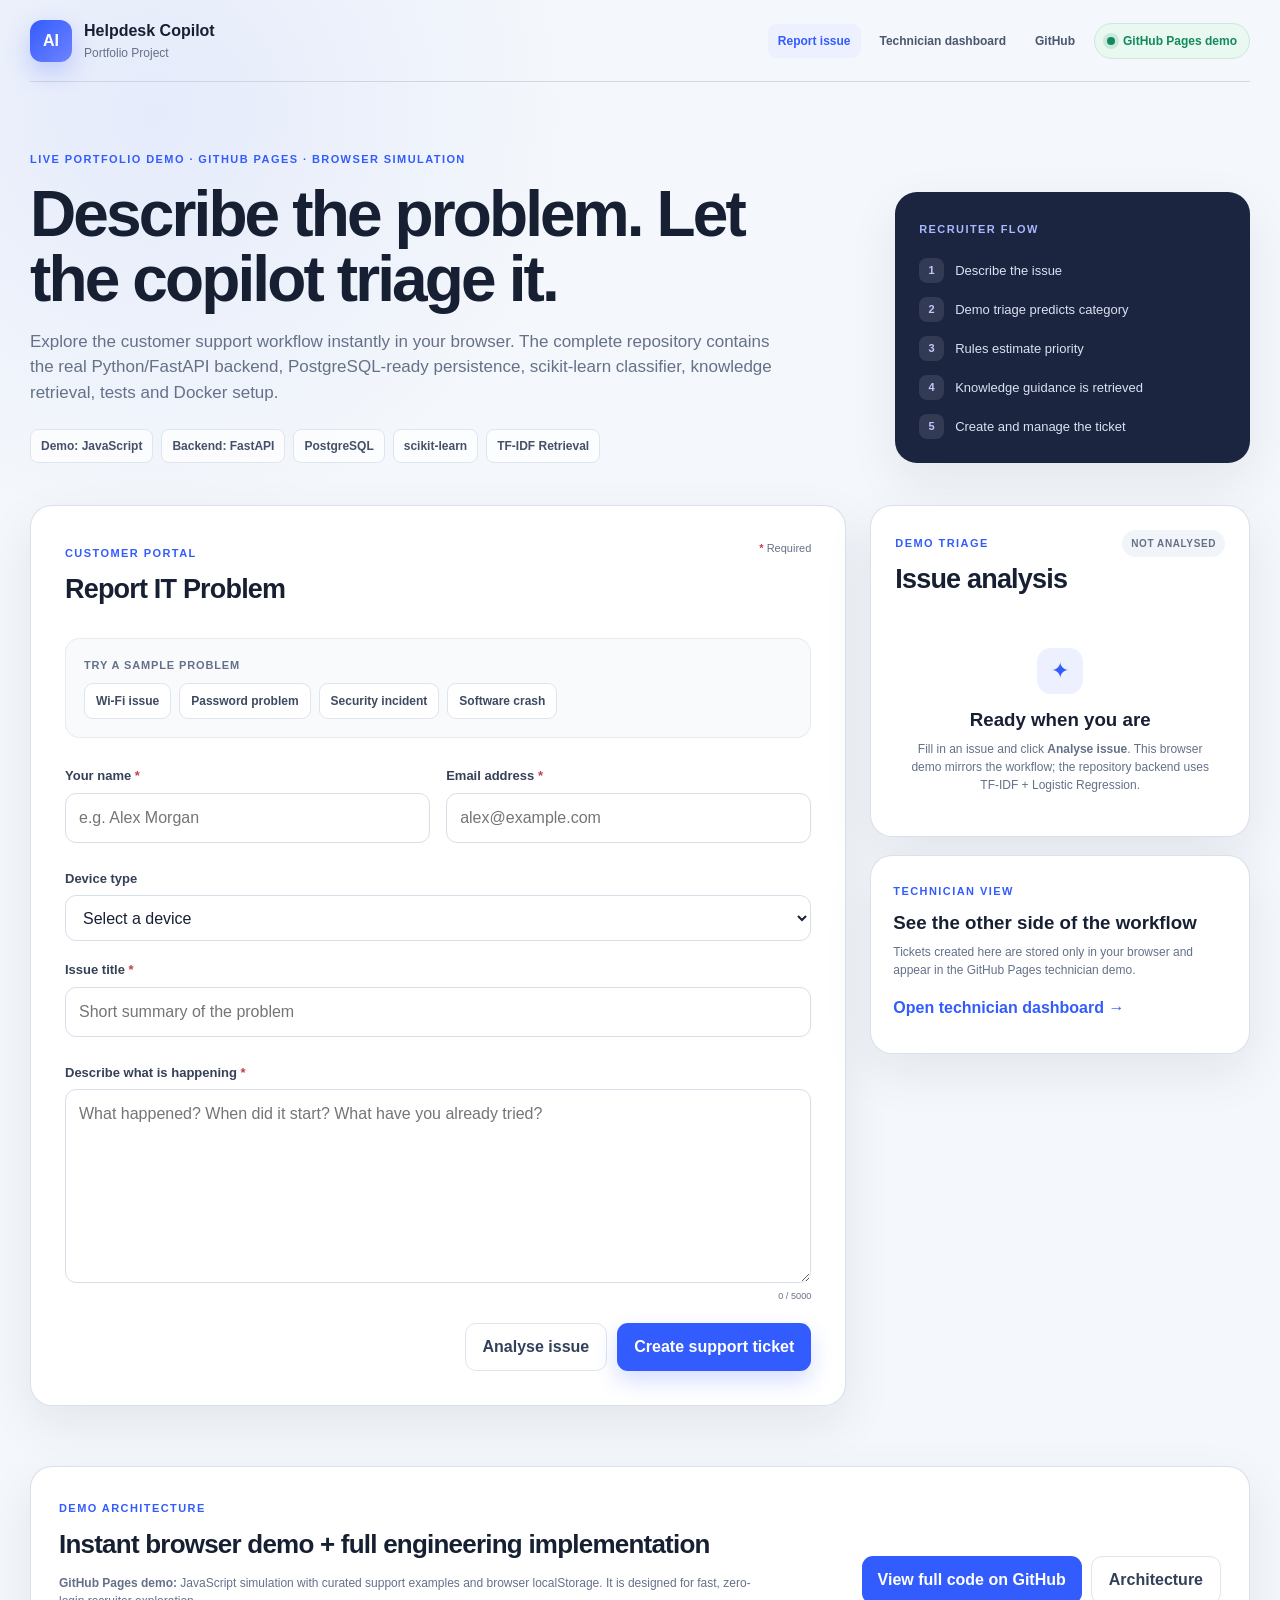
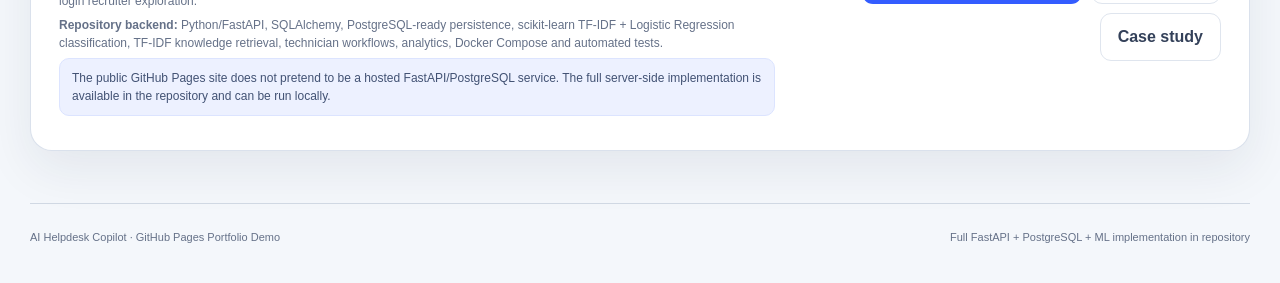
<file: index.html>
<!DOCTYPE html>
<html lang="en">
<head>
  <meta charset="UTF-8" />
  <meta name="viewport" content="width=device-width, initial-scale=1.0" />
  <meta name="description" content="Interactive GitHub Pages demo of AI Helpdesk Copilot. The repository contains the full FastAPI, PostgreSQL and scikit-learn implementation." />
  <title>AI Helpdesk Copilot | GitHub Pages Demo</title>
  <link rel="stylesheet" href="assets/css/style.css" />
</head>
<body>
  <div class="app-shell">
    <header class="topbar">
      <a class="brand" href="index.html">
        <span class="brand-mark">AI</span>
        <span><strong>Helpdesk Copilot</strong><small>Portfolio Project</small></span>
      </a>
      <nav class="top-actions">
        <a class="nav-link active" href="index.html">Report issue</a>
        <a class="nav-link" href="technician.html">Technician dashboard</a>
        <a class="nav-link" href="https://github.com/Billalhossainshishir/ai-helpdesk-copilot" target="_blank" rel="noreferrer">GitHub</a>
        <div class="server-status online" role="status"><span class="status-dot"></span><span>GitHub Pages demo</span></div>
      </nav>
    </header>

    <main>
      <section class="hero customer-hero">
        <div>
          <span class="eyebrow">LIVE PORTFOLIO DEMO · GITHUB PAGES · BROWSER SIMULATION</span>
          <h1>Describe the problem. Let the copilot triage it.</h1>
          <p>Explore the customer support workflow instantly in your browser. The complete repository contains the real Python/FastAPI backend, PostgreSQL-ready persistence, scikit-learn classifier, knowledge retrieval, tests and Docker setup.</p>
          <div class="tech-pills">
            <span>Demo: JavaScript</span><span>Backend: FastAPI</span><span>PostgreSQL</span><span>scikit-learn</span><span>TF-IDF Retrieval</span>
          </div>
        </div>
        <div class="flow-card">
          <span class="eyebrow light">RECRUITER FLOW</span>
          <ol>
            <li><b>1</b> Describe the issue</li>
            <li><b>2</b> Demo triage predicts category</li>
            <li><b>3</b> Rules estimate priority</li>
            <li><b>4</b> Knowledge guidance is retrieved</li>
            <li><b>5</b> Create and manage the ticket</li>
          </ol>
        </div>
      </section>

      <section class="customer-grid">
        <div class="panel form-panel">
          <div class="panel-heading">
            <div><span class="eyebrow">CUSTOMER PORTAL</span><h2>Report IT Problem</h2></div>
            <span class="required-note"><b>*</b> Required</span>
          </div>

          <div class="sample-box">
            <span>Try a sample problem</span>
            <div class="sample-buttons" id="sampleButtons">
              <button type="button" data-sample="wifi">Wi-Fi issue</button>
              <button type="button" data-sample="password">Password problem</button>
              <button type="button" data-sample="security">Security incident</button>
              <button type="button" data-sample="software">Software crash</button>
            </div>
          </div>

          <form id="ticketForm" novalidate>
            <div class="form-grid two-columns">
              <label class="field"><span>Your name <b>*</b></span><input name="name" type="text" minlength="2" maxlength="120" placeholder="e.g. Alex Morgan" required /><small class="field-error" data-error-for="name"></small></label>
              <label class="field"><span>Email address <b>*</b></span><input name="email" type="email" maxlength="254" placeholder="alex@example.com" required /><small class="field-error" data-error-for="email"></small></label>
            </div>
            <label class="field"><span>Device type</span><select name="device_type"><option value="">Select a device</option><option>Windows laptop</option><option>MacBook</option><option>Desktop PC</option><option>iPhone</option><option>Android phone</option><option>Tablet</option><option>Printer</option><option>Network / Wi-Fi</option><option>Other</option></select></label>
            <label class="field"><span>Issue title <b>*</b></span><input name="title" type="text" minlength="3" maxlength="200" placeholder="Short summary of the problem" required /><small class="field-error" data-error-for="title"></small></label>
            <label class="field"><span>Describe what is happening <b>*</b></span><textarea id="description" name="description" minlength="10" maxlength="5000" rows="7" placeholder="What happened? When did it start? What have you already tried?" required></textarea><div class="field-footer"><small class="field-error" data-error-for="description"></small><small id="descriptionCount">0 / 5000</small></div></label>

            <div class="action-row">
              <button class="secondary-btn" id="analyseButton" type="button">Analyse issue</button>
              <button class="primary-btn" id="submitButton" type="submit">Create support ticket</button>
            </div>
            <div id="formAlert" class="form-alert" role="alert" hidden></div>
          </form>
        </div>

        <aside class="right-stack">
          <section class="panel analysis-panel" id="analysisPanel">
            <div class="panel-heading compact">
              <div><span class="eyebrow">DEMO TRIAGE</span><h2>Issue analysis</h2></div>
              <span class="analysis-state" id="analysisState">Not analysed</span>
            </div>
            <div class="empty-analysis" id="analysisEmpty">
              <span class="spark">✦</span>
              <h3>Ready when you are</h3>
              <p>Fill in an issue and click <b>Analyse issue</b>. This browser demo mirrors the workflow; the repository backend uses TF-IDF + Logistic Regression.</p>
            </div>
            <div id="analysisResult" hidden>
              <div class="triage-chat">
                <div class="chat-row user-row">
                  <div class="chat-avatar user-avatar" id="chatUserInitials">U</div>
                  <div class="chat-bubble user-bubble">
                    <div class="chat-meta"><strong id="chatUserName">Requester</strong><small id="chatUserEmail">—</small></div>
                    <p id="chatUserMessage">—</p>
                  </div>
                </div>
                <div class="chat-row bot-row">
                  <div class="chat-avatar bot-avatar">AI</div>
                  <div class="chat-bubble bot-bubble">
                    <div class="chat-meta"><strong>Helpdesk Copilot</strong><small>browser demo triage</small></div>
                    <p id="chatBotMessage">I have analysed your issue.</p>
                  </div>
                </div>
              </div>
              <div class="result-grid">
                <div class="metric-card"><span>Category</span><strong id="analysisCategory">—</strong><small id="analysisConfidence">—</small></div>
                <div class="metric-card"><span>Priority</span><strong id="analysisPriority">—</strong><small>Rule-based and explainable</small></div>
              </div>
              <div class="reason-box"><span>Why this priority?</span><ul id="priorityReasons"></ul></div>
              <div class="suggestions">
                <div class="subheading"><span>Troubleshooting guidance</span><small>Top 3 demo matches</small></div>
                <div id="suggestionList"></div>
              </div>
            </div>
          </section>

          <section class="panel mini-card">
            <span class="eyebrow">TECHNICIAN VIEW</span>
            <h3>See the other side of the workflow</h3>
            <p>Tickets created here are stored only in your browser and appear in the GitHub Pages technician demo.</p>
            <a class="primary-link" href="technician.html">Open technician dashboard →</a>
          </section>
        </aside>
      </section>

      <section class="panel demo-transparency">
        <div>
          <span class="eyebrow">DEMO ARCHITECTURE</span>
          <h2>Instant browser demo + full engineering implementation</h2>
          <p><strong>GitHub Pages demo:</strong> JavaScript simulation with curated support examples and browser localStorage. It is designed for fast, zero-login recruiter exploration.</p>
          <p><strong>Repository backend:</strong> Python/FastAPI, SQLAlchemy, PostgreSQL-ready persistence, scikit-learn TF-IDF + Logistic Regression classification, TF-IDF knowledge retrieval, technician workflows, analytics, Docker Compose and automated tests.</p>
          <p class="demo-note">The public GitHub Pages site does not pretend to be a hosted FastAPI/PostgreSQL service. The full server-side implementation is available in the repository and can be run locally.</p>
        </div>
        <div class="demo-links">
          <a class="primary-link button-link" href="https://github.com/Billalhossainshishir/ai-helpdesk-copilot" target="_blank" rel="noreferrer">View full code on GitHub</a>
          <a class="secondary-btn demo-anchor" href="https://github.com/Billalhossainshishir/ai-helpdesk-copilot/blob/main/docs/architecture.md" target="_blank" rel="noreferrer">Architecture</a>
          <a class="secondary-btn demo-anchor" href="https://github.com/Billalhossainshishir/ai-helpdesk-copilot/blob/main/docs/case-study.md" target="_blank" rel="noreferrer">Case study</a>
        </div>
      </section>
    </main>

    <footer>
      <span>AI Helpdesk Copilot · GitHub Pages Portfolio Demo</span>
      <span>Full FastAPI + PostgreSQL + ML implementation in repository</span>
    </footer>
  </div>

  <div class="modal-backdrop" id="successModal" hidden>
    <section class="success-modal" role="dialog" aria-modal="true" aria-labelledby="successTitle">
      <div class="success-check">✓</div>
      <span class="eyebrow">DEMO TICKET CREATED</span>
      <h2 id="successTitle">Your issue has been logged.</h2>
      <p>This demo ticket is stored in your browser and is now available in the technician dashboard.</p>
      <div class="ticket-receipt">
        <div><span>Requester</span><strong id="receiptRequester">—</strong></div>
        <div><span>Email</span><strong id="receiptEmail">—</strong></div>
        <div><span>Ticket number</span><strong id="receiptTicketNumber">—</strong></div>
        <div><span>Status</span><strong id="receiptStatus">Open</strong></div>
        <div><span>Category</span><strong id="receiptCategory">—</strong></div>
        <div><span>Priority</span><strong id="receiptPriority">—</strong></div>
      </div>
      <div class="modal-actions">
        <button class="secondary-btn" id="newTicketButton" type="button">Report another issue</button>
        <a class="primary-link button-link" href="technician.html">View technician dashboard</a>
      </div>
    </section>
  </div>

  <script src="assets/js/app.js" defer></script>
</body>
</html>
</file>
<file: assets/css/style.css>
:root{
  --bg:#f4f7fb;--surface:#fff;--surface-soft:#f8fafc;--text:#172033;--muted:#657188;--line:#dfe5ee;
  --primary:#335cff;--primary-dark:#2447d9;--primary-soft:#edf1ff;--success:#138a5b;--warning:#b97200;--danger:#c43d4f;
  --shadow:0 18px 50px rgba(28,42,69,.08);--radius-lg:22px;--radius-md:14px;--radius-sm:10px;
}
*{box-sizing:border-box}html{scroll-behavior:smooth}body{margin:0;min-height:100vh;background:radial-gradient(circle at 12% 6%,rgba(51,92,255,.08),transparent 26rem),var(--bg);color:var(--text);font-family:Inter,ui-sans-serif,-apple-system,BlinkMacSystemFont,"Segoe UI",sans-serif;line-height:1.5}button,input,select,textarea{font:inherit}button,a{-webkit-tap-highlight-color:transparent}.app-shell{width:min(1220px,calc(100% - 40px));margin:auto}.topbar{min-height:82px;display:flex;align-items:center;justify-content:space-between;gap:24px;border-bottom:1px solid rgba(197,206,219,.75)}.brand{display:inline-flex;align-items:center;gap:12px;color:var(--text);text-decoration:none}.brand-mark{width:42px;height:42px;border-radius:12px;display:grid;place-items:center;background:linear-gradient(135deg,var(--primary),#6e83ff);color:white;font-weight:800;box-shadow:0 10px 24px rgba(51,92,255,.25)}.brand strong,.brand small{display:block}.brand strong{font-size:16px}.brand small{font-size:12px;color:var(--muted);margin-top:1px}.top-actions{display:flex;align-items:center;gap:9px;flex-wrap:wrap;justify-content:flex-end}.nav-link{color:#4a576f;text-decoration:none;font-size:12px;font-weight:700;padding:8px 10px;border-radius:9px}.nav-link:hover,.nav-link.active{color:var(--primary);background:var(--primary-soft)}.server-status{display:flex;align-items:center;gap:8px;border:1px solid var(--line);background:rgba(255,255,255,.72);border-radius:999px;padding:8px 12px;color:var(--muted);font-size:12px;font-weight:650}.status-dot{width:8px;height:8px;border-radius:50%;background:#a5adba;box-shadow:0 0 0 4px rgba(165,173,186,.14)}.server-status.online{color:var(--success);border-color:#cde7da;background:#e9f8f1}.server-status.online .status-dot{background:var(--success);box-shadow:0 0 0 4px rgba(19,138,91,.14)}.server-status.offline{color:var(--danger);background:#fff3f4;border-color:#f0cdd2}.server-status.offline .status-dot{background:var(--danger)}
.hero{padding:64px 0 42px;display:grid;grid-template-columns:minmax(0,1.65fr) minmax(300px,.72fr);gap:52px;align-items:end}.eyebrow{display:inline-block;color:var(--primary);font-size:11px;font-weight:800;letter-spacing:.13em}.eyebrow.light{color:#a9b8ff}.hero h1,.dashboard-title h1{max-width:760px;margin:12px 0 16px;font-size:clamp(38px,5vw,64px);line-height:1.02;letter-spacing:-.045em}.hero p{max-width:760px;margin:0;color:var(--muted);font-size:17px}.tech-pills{display:flex;flex-wrap:wrap;gap:8px;margin-top:24px}.tech-pills span{padding:7px 10px;border:1px solid var(--line);background:rgba(255,255,255,.76);border-radius:8px;color:#455169;font-size:12px;font-weight:650}.flow-card{padding:24px;border-radius:var(--radius-lg);background:#1b2540;color:#fff;box-shadow:var(--shadow)}.flow-card ol{list-style:none;padding:0;margin:18px 0 0;display:grid;gap:14px}.flow-card li{display:flex;align-items:center;gap:11px;color:#dbe1f1;font-size:13px}.flow-card li b{width:25px;height:25px;display:grid;place-items:center;border-radius:8px;background:rgba(255,255,255,.1);color:#bec9ff;font-size:11px}.customer-grid{display:grid;grid-template-columns:minmax(0,1.72fr) minmax(315px,.8fr);gap:24px;align-items:start;padding-bottom:60px}.panel{background:var(--surface);border:1px solid rgba(216,224,235,.95);box-shadow:var(--shadow);border-radius:var(--radius-lg)}.form-panel{padding:34px}.panel-heading{display:flex;justify-content:space-between;align-items:flex-start;gap:16px;margin-bottom:28px}.panel-heading.compact{margin-bottom:20px}.panel-heading h2,.panel-heading h3{margin:5px 0 0;letter-spacing:-.03em}.panel-heading h2{font-size:27px}.panel-heading h3{font-size:20px}.required-note{color:var(--muted);font-size:11px}.required-note b,.field b{color:var(--danger)}.sample-box{margin-bottom:28px;padding:18px;border-radius:var(--radius-md);background:var(--surface-soft);border:1px solid #e7ebf1}.sample-box>span{display:block;margin-bottom:10px;color:var(--muted);font-size:11px;font-weight:750;text-transform:uppercase;letter-spacing:.08em}.sample-buttons{display:flex;flex-wrap:wrap;gap:8px}.sample-buttons button{cursor:pointer;border:1px solid var(--line);background:#fff;color:#3e4a60;border-radius:9px;padding:8px 11px;font-size:12px;font-weight:650;transition:.15s}.sample-buttons button:hover{color:var(--primary);border-color:#b8c5ff;transform:translateY(-1px)}form{display:grid;gap:19px}.form-grid.two-columns{display:grid;grid-template-columns:1fr 1fr;gap:16px}.field{display:grid;gap:7px}.field>span{font-size:13px;font-weight:700;color:#364157}.field input,.field select,.field textarea,.filters input,.filters select,.inline-form input,.inline-form textarea,.resolve-section textarea{width:100%;border:1px solid #d8dfe9;background:#fff;color:var(--text);border-radius:11px;padding:12px 13px;outline:none;transition:.14s}.field input,.field select{min-height:46px}.field textarea{resize:vertical;min-height:145px}.field input:focus,.field select:focus,.field textarea:focus,.filters input:focus,.filters select:focus,.inline-form input:focus,.inline-form textarea:focus,.resolve-section textarea:focus{border-color:#8ea2ff;box-shadow:0 0 0 4px rgba(51,92,255,.09)}.field input.invalid,.field textarea.invalid{border-color:#e6aab3;background:#fffafb}.field-footer{display:flex;justify-content:space-between;gap:12px;color:var(--muted);font-size:11px}.field-error{color:var(--danger);font-size:11px;min-height:0}.action-row{display:flex;gap:10px;justify-content:flex-end}.primary-btn,.secondary-btn,.primary-link{min-height:46px;border-radius:11px;font-weight:750;text-decoration:none}.primary-btn,.secondary-btn{cursor:pointer;padding:11px 17px}.primary-btn{border:0;background:var(--primary);color:#fff;box-shadow:0 10px 22px rgba(51,92,255,.2)}.primary-btn:hover:not(:disabled){background:var(--primary-dark);transform:translateY(-1px)}.secondary-btn{border:1px solid var(--line);background:#fff;color:#334059}.secondary-btn:hover:not(:disabled){border-color:#b6c3ff;color:var(--primary)}.full{width:100%}.primary-link{display:inline-flex;align-items:center;justify-content:center;color:var(--primary)}.button-link{background:var(--primary);color:white;padding:11px 16px}.button-spinner{display:none}.loading{opacity:.65;cursor:wait}.form-alert{padding:12px 14px;border:1px solid #f0cdd2;border-radius:10px;background:#fff4f5;color:#9f3141;font-size:12px}.right-stack{display:grid;gap:18px}.analysis-panel{padding:24px}.analysis-state{border-radius:999px;background:#f1f4f9;color:var(--muted);padding:6px 9px;font-size:10px;font-weight:800;text-transform:uppercase;letter-spacing:.06em}.analysis-state.ready{color:var(--success);background:#e9f8f1}.empty-analysis{text-align:center;padding:28px 12px 18px}.spark{width:46px;height:46px;margin:0 auto 12px;display:grid;place-items:center;border-radius:14px;background:var(--primary-soft);color:var(--primary);font-size:22px}.empty-analysis h3{margin:0 0 6px}.empty-analysis p{margin:0;color:var(--muted);font-size:12px}.result-grid{display:grid;grid-template-columns:1fr 1fr;gap:10px}.metric-card{padding:14px;border-radius:12px;background:var(--surface-soft);border:1px solid #e7ebf1}.metric-card span,.metric-card small{display:block;color:var(--muted);font-size:10px}.metric-card strong{display:block;font-size:18px;margin:3px 0}.reason-box{margin-top:12px;padding:14px;border-radius:12px;background:#fffaf0;border:1px solid #f1dfbc}.reason-box>span{font-size:11px;font-weight:800;color:#7a581d}.reason-box ul{margin:7px 0 0;padding-left:18px;color:#6e5a36;font-size:11px}.subheading{display:flex;align-items:center;justify-content:space-between;gap:12px;margin:18px 0 10px}.subheading>span{font-size:12px;font-weight:800}.subheading small{font-size:10px;color:var(--muted)}.suggestions{margin-top:16px}.suggestion-card{padding:13px;border:1px solid #e4e9f0;border-radius:12px;margin-top:8px}.suggestion-head{display:flex;gap:9px}.suggestion-head>span{width:24px;height:24px;border-radius:8px;display:grid;place-items:center;background:var(--primary-soft);color:var(--primary);font-size:10px;font-weight:800}.suggestion-head strong,.suggestion-head small{display:block}.suggestion-head strong{font-size:12px}.suggestion-head small{font-size:9px;color:var(--muted);margin-top:1px}.suggestion-card p{margin:8px 0 0;color:#56627a;font-size:11px}.mini-card{padding:22px}.mini-card h3{margin:7px 0 6px}.mini-card p{margin:0 0 6px;color:var(--muted);font-size:12px}footer{padding:25px 0 38px;display:flex;justify-content:space-between;gap:16px;border-top:1px solid rgba(197,206,219,.75);color:var(--muted);font-size:11px}.modal-backdrop{position:fixed;inset:0;background:rgba(14,20,35,.55);display:grid;place-items:center;padding:20px;z-index:50}.modal-backdrop[hidden]{display:none}.success-modal{width:min(560px,100%);background:#fff;border-radius:24px;padding:32px;box-shadow:0 30px 90px rgba(0,0,0,.22)}.success-check{width:50px;height:50px;display:grid;place-items:center;border-radius:50%;background:#e9f8f1;color:var(--success);font-weight:900;font-size:23px;margin-bottom:14px}.success-modal h2{font-size:29px;margin:7px 0}.success-modal>p{color:var(--muted);font-size:13px}.ticket-receipt{display:grid;grid-template-columns:1fr 1fr;gap:10px;margin:20px 0}.ticket-receipt>div{padding:13px;background:var(--surface-soft);border:1px solid #e7ebf1;border-radius:11px}.ticket-receipt span,.ticket-receipt strong{display:block}.ticket-receipt span{color:var(--muted);font-size:10px}.ticket-receipt strong{font-size:13px;margin-top:3px}.modal-actions{display:flex;justify-content:flex-end;gap:10px;flex-wrap:wrap}
/* Dashboard */
.dashboard-main{padding-bottom:60px}.dashboard-title{padding:50px 0 28px;display:flex;align-items:end;justify-content:space-between;gap:28px}.dashboard-title h1{font-size:clamp(34px,4.4vw,55px);margin-bottom:10px}.dashboard-title p{margin:0;color:var(--muted)}.dashboard-actions{display:flex;gap:9px}.kpi-grid{display:grid;grid-template-columns:repeat(5,1fr);gap:12px;margin-bottom:18px}.kpi{padding:18px;border-radius:16px;background:#fff;border:1px solid var(--line);box-shadow:0 10px 28px rgba(28,42,69,.05)}.kpi span,.kpi small{display:block}.kpi span{font-size:10px;color:var(--muted);font-weight:750;text-transform:uppercase;letter-spacing:.06em}.kpi strong{display:block;font-size:29px;letter-spacing:-.03em;margin:3px 0}.kpi small{color:#8a94a7;font-size:10px}.chart-grid{display:grid;grid-template-columns:1fr 1fr;gap:18px;margin-bottom:18px}.chart-panel{padding:22px;min-height:290px}.chart-panel canvas{max-height:205px}.chart-panel.wide{grid-column:1/-1;min-height:260px}.chart-panel.wide canvas{max-height:155px}.ticket-panel{overflow:hidden}.ticket-toolbar{padding:24px;display:flex;justify-content:space-between;align-items:end;gap:20px;border-bottom:1px solid var(--line)}.ticket-toolbar h2{margin:4px 0 0}.filters{display:flex;gap:8px;flex-wrap:wrap;justify-content:flex-end}.filters input,.filters select{width:auto;min-height:40px;padding:8px 10px;font-size:11px}.filters input{min-width:185px}.table-wrap{overflow:auto}.ticket-panel table{width:100%;border-collapse:collapse;min-width:900px}.ticket-panel th,.ticket-panel td{padding:13px 16px;border-bottom:1px solid #edf0f4;text-align:left;font-size:11px;vertical-align:middle}.ticket-panel th{color:#718097;background:#fafbfd;font-size:9px;text-transform:uppercase;letter-spacing:.08em}.ticket-panel tbody tr{cursor:pointer}.ticket-panel tbody tr:hover{background:#f8faff}.ticket-panel td strong,.ticket-panel td small{display:block}.ticket-panel td small{color:var(--muted);margin-top:2px}.badge{display:inline-flex!important;width:max-content;padding:5px 8px;border-radius:999px;background:#f0f3f8;color:#4d5a70;font-size:9px!important;font-weight:800}.priority-critical{background:#fff0f2;color:#b73144}.priority-high{background:#fff5e8;color:#9a5a00}.priority-medium{background:#eef3ff;color:#3153c6}.priority-low{background:#eef8f1;color:#287b50}.status-open{background:#eef3ff;color:#3153c6}.status-in-progress{background:#fff5e8;color:#9a5a00}.status-waiting{background:#f4efff;color:#6b4f9d}.status-resolved,.status-closed{background:#eaf8f1;color:#20764b}.table-empty{padding:35px;text-align:center;color:var(--muted);font-size:12px}.drawer-backdrop{position:fixed;inset:0;background:rgba(15,20,30,.36);z-index:60}.drawer-backdrop[hidden],.ticket-drawer[hidden]{display:none}.ticket-drawer{position:fixed;top:0;right:0;width:min(520px,100%);height:100vh;background:#fff;z-index:70;box-shadow:-20px 0 60px rgba(17,26,44,.18);transform:translateX(100%);transition:transform .18s ease;display:flex;flex-direction:column}.ticket-drawer.open{transform:translateX(0)}.drawer-header{padding:22px 24px;border-bottom:1px solid var(--line);display:flex;justify-content:space-between;align-items:center}.drawer-header h2{margin:4px 0 0;font-size:20px}.icon-btn{width:36px;height:36px;border-radius:10px;border:1px solid var(--line);background:#fff;cursor:pointer;font-size:22px;color:#536076}.drawer-body{padding:22px 24px 50px;overflow:auto}.ticket-title-block h3{font-size:23px;margin:0 0 7px;letter-spacing:-.03em}.ticket-title-block p{margin:0;color:#59667c;font-size:12px}.badge-row{display:flex;gap:7px;flex-wrap:wrap;margin-top:12px}.detail-grid{display:grid;grid-template-columns:1fr 1fr;gap:10px;margin:20px 0}.detail-grid>div{padding:12px;border-radius:11px;background:var(--surface-soft);border:1px solid #e7ebf1}.detail-grid span,.detail-grid strong{display:block}.detail-grid span{color:var(--muted);font-size:9px;text-transform:uppercase;letter-spacing:.06em}.detail-grid strong{font-size:11px;margin-top:4px}.drawer-section{padding:20px 0;border-top:1px solid #edf0f4}.drawer-section .form-grid{margin-bottom:10px}.notes-list,.similar-list{display:grid;gap:8px}.note,.similar{padding:12px;border:1px solid #e5eaf1;border-radius:11px;background:#fff}.note>div,.similar>div{display:flex;justify-content:space-between;gap:12px}.note strong,.similar strong{font-size:11px}.note small,.similar small{font-size:9px;color:var(--muted)}.note p,.similar p{margin:6px 0 0;color:#5a667b;font-size:10px}.inline-form{display:grid;gap:8px;margin-top:10px}.inline-form input,.inline-form textarea,.resolve-section textarea{font-size:11px;resize:vertical}.muted{color:var(--muted);font-size:11px}.resolve-section{padding-bottom:0}
@media(max-width:980px){.hero,.customer-grid{grid-template-columns:1fr}.hero{gap:24px}.kpi-grid{grid-template-columns:repeat(2,1fr)}.chart-grid{grid-template-columns:1fr}.chart-panel.wide{grid-column:auto}.dashboard-title,.ticket-toolbar{align-items:flex-start;flex-direction:column}.filters{justify-content:flex-start}.topbar{align-items:flex-start;padding:18px 0}.top-actions{justify-content:flex-start}.server-status{display:none}}
@media(max-width:640px){.app-shell{width:min(100% - 24px,1220px)}.topbar{flex-direction:column}.hero{padding-top:40px}.hero h1{font-size:39px}.form-panel{padding:22px}.form-grid.two-columns,.result-grid,.detail-grid,.ticket-receipt{grid-template-columns:1fr}.action-row,.modal-actions{flex-direction:column}.action-row button,.modal-actions>*{width:100%}.kpi-grid{grid-template-columns:1fr 1fr}.ticket-toolbar{padding:18px}.filters{width:100%}.filters input,.filters select{width:100%}.dashboard-actions{width:100%}.dashboard-actions>*{flex:1}footer{flex-direction:column}.success-modal{padding:24px}}

/* Personalised requester chat in AI triage */
.triage-chat{display:grid;gap:12px;margin-bottom:16px;padding-bottom:16px;border-bottom:1px solid #edf0f4}.chat-row{display:flex;gap:10px;align-items:flex-start}.chat-avatar{flex:0 0 auto;width:34px;height:34px;border-radius:11px;display:grid;place-items:center;font-size:10px;font-weight:900}.user-avatar{background:#edf1ff;color:var(--primary)}.bot-avatar{background:#1b2540;color:#fff}.chat-bubble{min-width:0;flex:1;padding:12px 13px;border-radius:13px}.user-bubble{background:#f5f7fb;border:1px solid #e4e9f0}.bot-bubble{background:#eef3ff;border:1px solid #dbe3ff}.chat-meta{display:flex;align-items:baseline;justify-content:space-between;gap:10px}.chat-meta strong{font-size:11px}.chat-meta small{font-size:9px;color:var(--muted);overflow-wrap:anywhere}.chat-bubble p{margin:6px 0 0;color:#536076;font-size:11px;line-height:1.55}.requester-name{color:#364157!important;font-weight:700!important}

/* Live dashboard sync state */
.sync-status {
  display: inline-flex;
  align-items: center;
  min-height: 38px;
  padding: 0 12px;
  border: 1px solid var(--line);
  border-radius: 999px;
  background: rgba(255, 255, 255, 0.72);
  color: var(--muted);
  font-size: 12px;
  font-weight: 700;
  white-space: nowrap;
}
.sync-status[data-state="ok"] { color: var(--success); border-color: #cde7da; background: var(--success-soft); }
.sync-status[data-state="loading"] { color: var(--primary); border-color: #cfd8ff; background: var(--primary-soft); }
.sync-status[data-state="error"] { color: var(--danger); border-color: #f0cdd2; background: #fff3f4; }


/* GitHub Pages recruiter demo */
.demo-transparency{
  margin:0 0 52px;
  padding:28px;
  display:flex;
  justify-content:space-between;
  gap:28px;
  align-items:center;
}
.demo-transparency h2{margin:6px 0 10px;font-size:26px;letter-spacing:-.03em}
.demo-transparency p{margin:6px 0;color:var(--muted);font-size:12px;max-width:840px}
.demo-transparency .demo-note{padding:10px 12px;border-radius:10px;background:var(--primary-soft);color:#425274;border:1px solid #dce4ff}
.demo-links{display:flex;gap:9px;flex-wrap:wrap;justify-content:flex-end;min-width:260px}
.demo-anchor{display:inline-flex;align-items:center;justify-content:center;text-decoration:none}
.dashboard-demo-note{margin-bottom:18px}
@media(max-width:820px){
  .demo-transparency{align-items:flex-start;flex-direction:column}
  .demo-links{justify-content:flex-start;min-width:0;width:100%}
}
@media(max-width:640px){
  .demo-links>*{width:100%}
}
</file>
